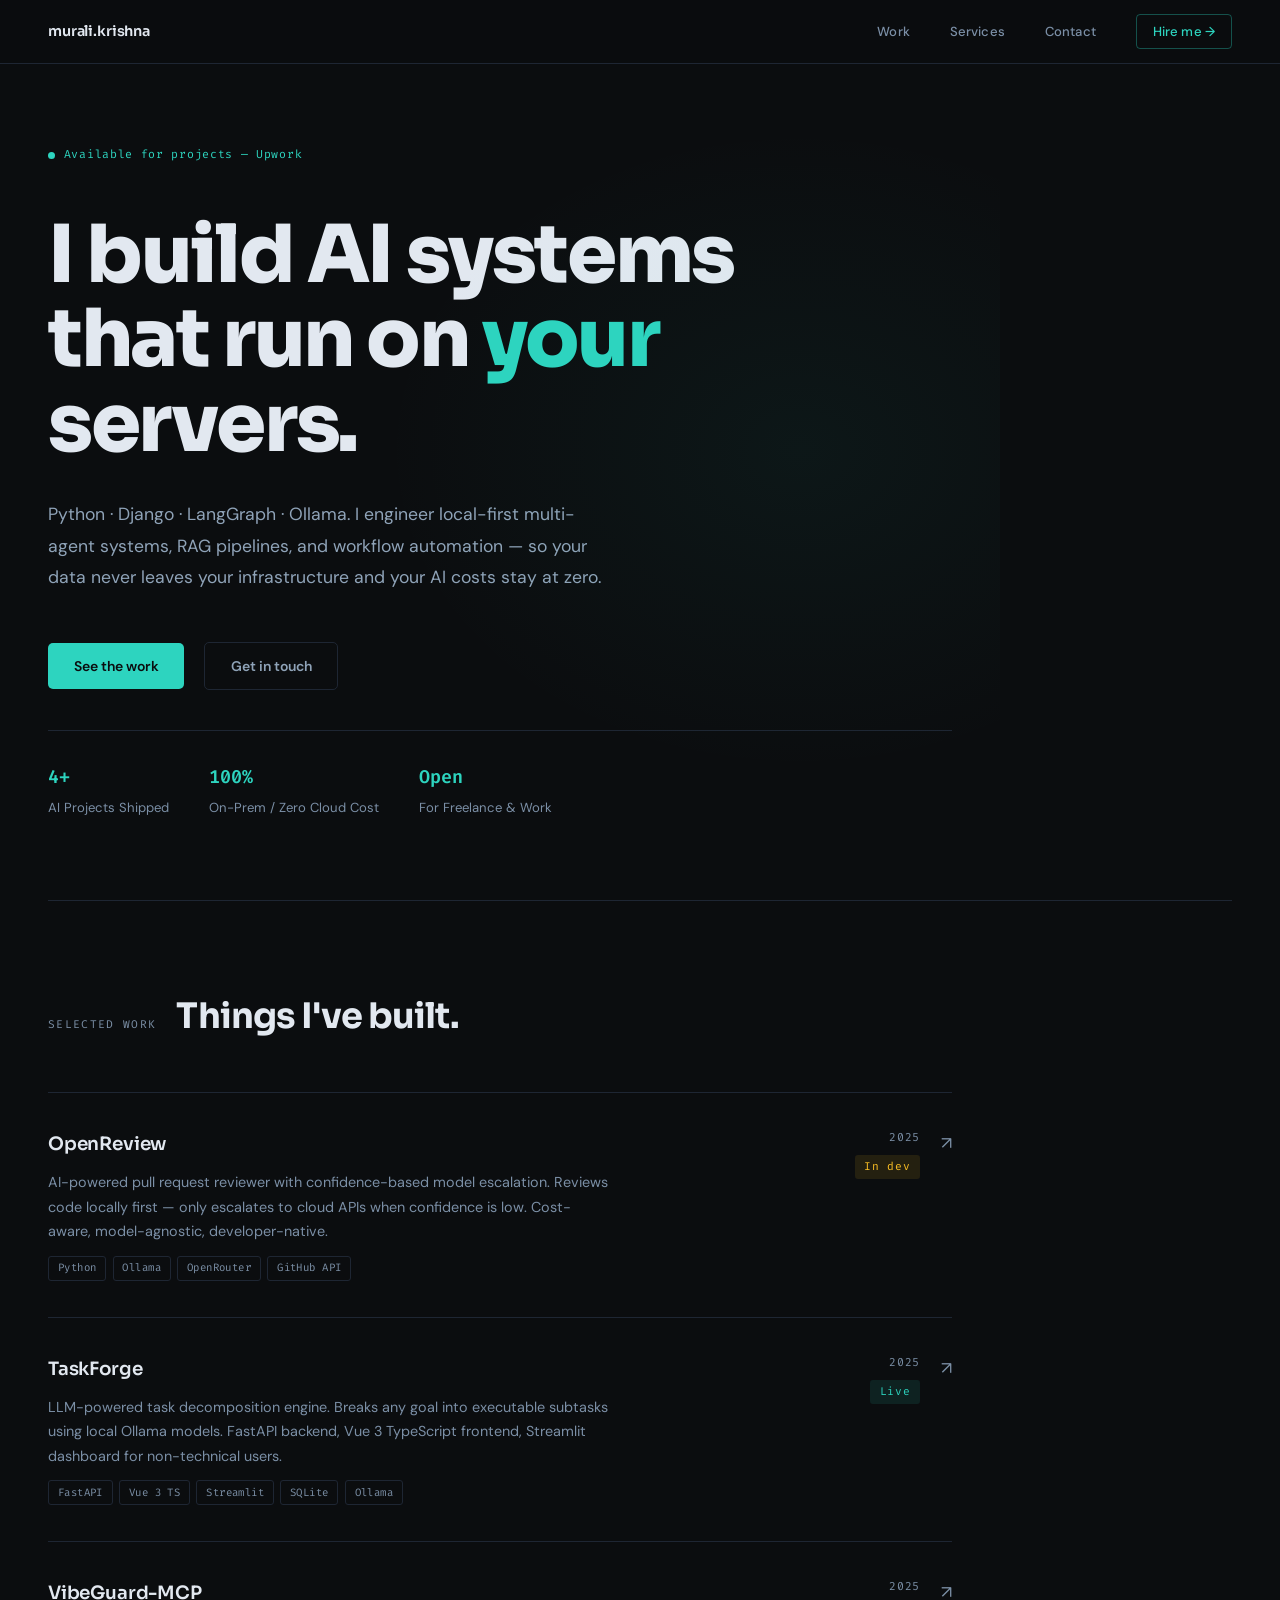
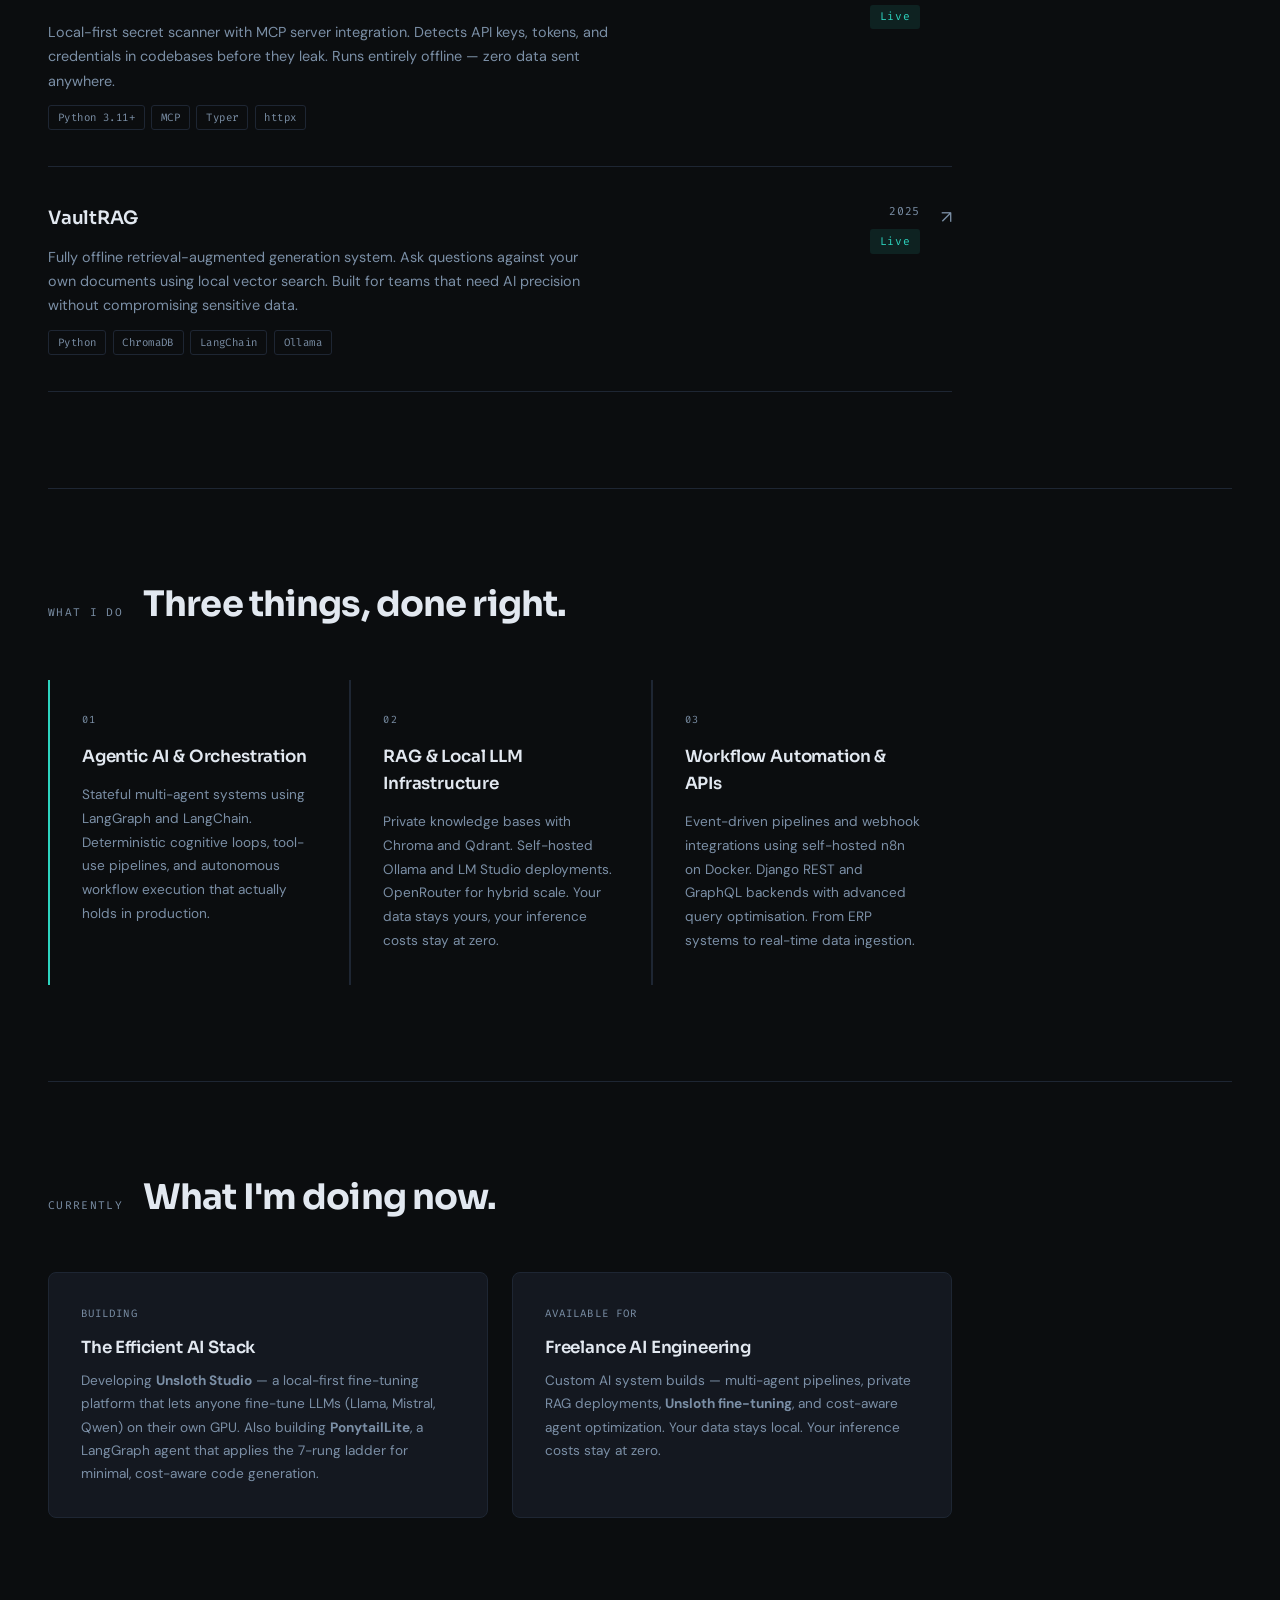
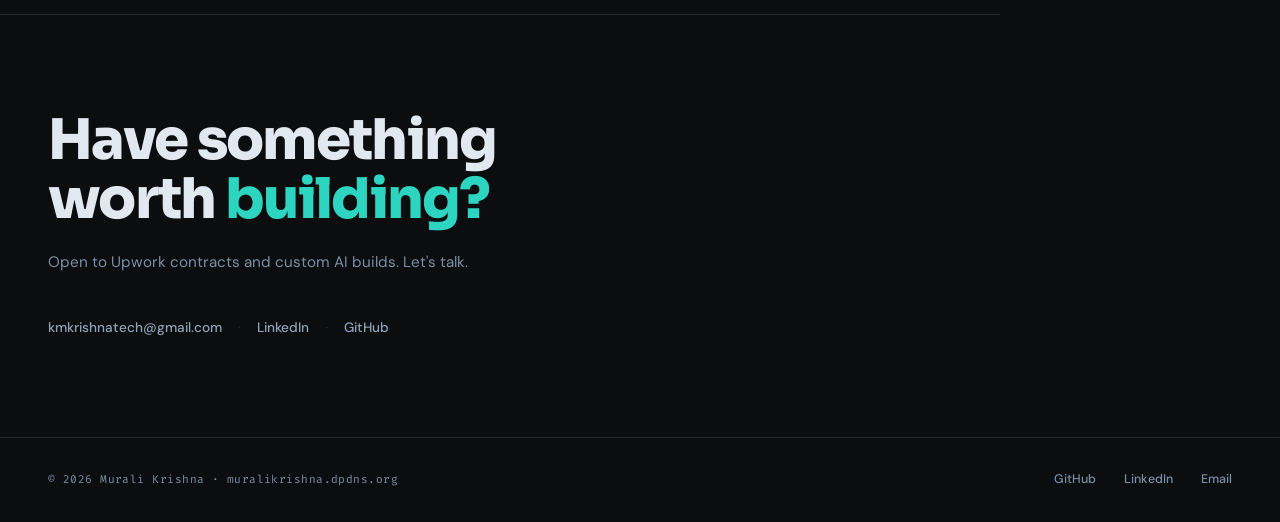
<file: index.html>
<!DOCTYPE html>
<html lang="en">
<head>
  <meta charset="UTF-8">
  <meta name="viewport" content="width=device-width, initial-scale=1.0">
  <title>Murali Krishna · AI Systems Engineer</title>
  <meta name="description" content="Python/Django engineer specialising in local-first AI, multi-agent orchestration, and RAG pipelines. Based in Hyderabad, India.">
  
  <!-- Open Graph / Social Media -->
  <meta property="og:title" content="Murali Krishna · AI Systems Engineer" />
  <meta property="og:description" content="Building local-first multi-agent AI systems, RAG pipelines, and zero-cost inference infrastructure." />
  <meta property="og:url" content="https://muralikrishna.dpdns.org" />
  <meta property="og:type" content="website" />
  <meta property="og:image" content="https://muralikrishna.dpdns.org/og-image.png" />

  <!-- Twitter Card -->
  <meta name="twitter:card" content="summary_large_image" />
  <meta name="twitter:title" content="Murali Krishna · AI Systems Engineer" />
  <meta name="twitter:description" content="Python/Django engineer specialising in local-first AI, multi-agent orchestration, and RAG pipelines." />

  <!-- Google Fonts -->
  <link rel="preconnect" href="https://fonts.googleapis.com">
  <link href="https://fonts.googleapis.com/css2?family=Sora:wght@300;400;500;600;700;800&family=DM+Sans:ital,wght@0,300;0,400;0,500;1,400&family=Fira+Code:wght@400;500&display=swap" rel="stylesheet">
  
  <!-- Favicon -->
  <link rel="icon" type="image/svg+xml" href="favicon.svg">

  <!-- Stylesheet -->
  <link rel="stylesheet" href="styles.css">

  <!-- JavaScript -->
  <script src="script.js" defer></script>
</head>
<body>

  <!-- ─── NAV ─── -->
  <nav>
    <span class="nav-name">murali.krishna</span>
    <div class="nav-right">
      <a href="#work">Work</a>
      <a href="#services">Services</a>
      <a href="#contact">Contact</a>
      <a href="https://linkedin.com/in/muralikrishnakuppala" target="_blank" rel="noopener noreferrer" class="nav-cta">Hire me →</a>
    </div>
  </nav>

  <!-- ─── HERO ─── -->
  <section class="hero" style="padding-top:64px;">
    <div class="hero-status">
      <span class="pulse"></span>
      Available for projects — Upwork
    </div>
    <h1>
      I build AI systems<br>
      that run on <em>your</em> servers.
    </h1>
    <p class="hero-sub">
      Python · Django · LangGraph · Ollama. I engineer local-first multi-agent 
      systems, RAG pipelines, and workflow automation — so your data never leaves 
      your infrastructure and your AI costs stay at zero.
    </p>
    <div class="hero-actions">
      <a href="#work" class="btn btn-solid">See the work</a>
      <a href="#contact" class="btn btn-outline">Get in touch</a>
    </div>

    <!-- Stats Bar -->
    <div class="hero-stats">
      <div class="stat-item">
        <span class="stat-value">4+</span>
        <span class="stat-label">AI Projects Shipped</span>
      </div>
      <div class="stat-item">
        <span class="stat-value">100%</span>
        <span class="stat-label">On-Prem / Zero Cloud Cost</span>
      </div>
      <div class="stat-item">
        <span class="stat-value">Open</span>
        <span class="stat-label">For Freelance &amp; Work</span>
      </div>
    </div>
  </section>

  <div class="divider"></div>

  <!-- ─── WORK ─── -->
  <section class="section" id="work">
    <div class="section-header">
      <span class="section-label">selected work</span>
      <h2 class="section-title">Things I've built.</h2>
    </div>

    <div class="projects-list">

      <a href="https://github.com/murali19980/OpenReview" target="_blank" rel="noopener noreferrer" class="project-row">
        <div class="project-left">
          <span class="project-name">OpenReview</span>
          <p class="project-desc">
            AI-powered pull request reviewer with confidence-based model escalation.
            Reviews code locally first — only escalates to cloud APIs when confidence is low.
            Cost-aware, model-agnostic, developer-native.
          </p>
          <div class="project-tags">
            <span class="tag">Python</span>
            <span class="tag">Ollama</span>
            <span class="tag">OpenRouter</span>
            <span class="tag">GitHub API</span>
          </div>
        </div>
        <div class="project-right">
          <span class="project-year">2025</span>
          <span class="project-status status-dev">In dev</span>
        </div>
      </a>

      <a href="https://github.com/murali19980/TaskForge" target="_blank" rel="noopener noreferrer" class="project-row">
        <div class="project-left">
          <span class="project-name">TaskForge</span>
          <p class="project-desc">
            LLM-powered task decomposition engine. Breaks any goal into executable subtasks 
            using local Ollama models. FastAPI backend, Vue 3 TypeScript frontend, 
            Streamlit dashboard for non-technical users.
          </p>
          <div class="project-tags">
            <span class="tag">FastAPI</span>
            <span class="tag">Vue 3 TS</span>
            <span class="tag">Streamlit</span>
            <span class="tag">SQLite</span>
            <span class="tag">Ollama</span>
          </div>
        </div>
        <div class="project-right">
          <span class="project-year">2025</span>
          <span class="project-status status-live">Live</span>
        </div>
      </a>

      <a href="https://github.com/murali19980/vibeguard-mcp" target="_blank" rel="noopener noreferrer" class="project-row">
        <div class="project-left">
          <span class="project-name">VibeGuard-MCP</span>
          <p class="project-desc">
            Local-first secret scanner with MCP server integration. Detects API keys, 
            tokens, and credentials in codebases before they leak. Runs entirely offline —
            zero data sent anywhere.
          </p>
          <div class="project-tags">
            <span class="tag">Python 3.11+</span>
            <span class="tag">MCP</span>
            <span class="tag">Typer</span>
            <span class="tag">httpx</span>
          </div>
        </div>
        <div class="project-right">
          <span class="project-year">2025</span>
          <span class="project-status status-live">Live</span>
        </div>
      </a>

      <a href="https://github.com/murali19980/VaultRAG" target="_blank" rel="noopener noreferrer" class="project-row">
        <div class="project-left">
          <span class="project-name">VaultRAG</span>
          <p class="project-desc">
            Fully offline retrieval-augmented generation system. Ask questions against 
            your own documents using local vector search. Built for teams that need 
            AI precision without compromising sensitive data.
          </p>
          <div class="project-tags">
            <span class="tag">Python</span>
            <span class="tag">ChromaDB</span>
            <span class="tag">LangChain</span>
            <span class="tag">Ollama</span>
          </div>
        </div>
        <div class="project-right">
          <span class="project-year">2025</span>
          <span class="project-status status-live">Live</span>
        </div>
      </a>

    </div>
  </section>

  <div class="divider"></div>

  <!-- ─── SERVICES ─── -->
  <section class="section" id="services">
    <div class="section-header">
      <span class="section-label">what I do</span>
      <h2 class="section-title">Three things, done right.</h2>
    </div>

    <div class="services-grid">

      <div class="service-item">
        <p class="service-num">01</p>
        <h3 class="service-name">Agentic AI &amp; Orchestration</h3>
        <p class="service-desc">
          Stateful multi-agent systems using LangGraph and LangChain. Deterministic 
          cognitive loops, tool-use pipelines, and autonomous workflow execution 
          that actually holds in production.
        </p>
      </div>

      <div class="service-item">
        <p class="service-num">02</p>
        <h3 class="service-name">RAG &amp; Local LLM Infrastructure</h3>
        <p class="service-desc">
          Private knowledge bases with Chroma and Qdrant. Self-hosted Ollama and 
          LM Studio deployments. OpenRouter for hybrid scale. Your data stays yours, 
          your inference costs stay at zero.
        </p>
      </div>

      <div class="service-item">
        <p class="service-num">03</p>
        <h3 class="service-name">Workflow Automation &amp; APIs</h3>
        <p class="service-desc">
          Event-driven pipelines and webhook integrations using self-hosted n8n on 
          Docker. Django REST and GraphQL backends with advanced query optimisation. 
          From ERP systems to real-time data ingestion.
        </p>
      </div>

    </div>
  </section>

  <div class="divider"></div>

  <!-- ─── CURRENTLY ─── -->
  <section class="section" id="currently">
    <div class="section-header">
      <span class="section-label">currently</span>
      <h2 class="section-title">What I'm doing now.</h2>
    </div>

    <div class="currently-grid">
      
      <!-- Card 1: Building -->
      <div class="current-card">
        <p class="current-card-label">Building</p>
        <h3 class="current-card-title">The Efficient AI Stack</h3>
        <p class="current-card-desc">
          Developing <strong>Unsloth Studio</strong> — a local-first fine-tuning platform that lets anyone fine-tune LLMs (Llama, Mistral, Qwen) on their own GPU. 
          Also building <strong>PonytailLite</strong>, a LangGraph agent that applies the 7-rung ladder for minimal, cost-aware code generation.
        </p>
      </div>
      
      <!-- Card 2: Available for -->
      <div class="current-card">
        <p class="current-card-label">Available for</p>
        <h3 class="current-card-title">Freelance AI Engineering</h3>
        <p class="current-card-desc">
          Custom AI system builds — multi-agent pipelines, private RAG deployments, 
          <strong>Unsloth fine-tuning</strong>, and cost-aware agent optimization. 
          Your data stays local. Your inference costs stay at zero.
        </p>
      </div>

    </div>
  </section>

  <!-- ─── CONTACT ─── -->
  <section class="contact-section" id="contact">
    <h2>Have something<br>worth <em>building?</em></h2>
    <p>
      Open to Upwork contracts and custom AI builds. Let's talk.
    </p>
    <div class="contact-links">
      <a href="mailto:kmkrishnatech@gmail.com" class="contact-link">kmkrishnatech@gmail.com</a>
      <span class="contact-sep">·</span>
      <a href="https://linkedin.com/in/muralikrishnakuppala" target="_blank" rel="noopener noreferrer" class="contact-link">LinkedIn</a>
      <span class="contact-sep">·</span>
      <a href="https://github.com/murali19980" target="_blank" rel="noopener noreferrer" class="contact-link">GitHub</a>
    </div>
  </section>

  <!-- ─── FOOTER ─── -->
  <footer>
    <span class="footer-left">© 2026 Murali Krishna · muralikrishna.dpdns.org</span>
    <div class="footer-right">
      <a href="https://github.com/murali19980" target="_blank" rel="noopener noreferrer">GitHub</a>
      <a href="https://linkedin.com/in/muralikrishnakuppala" target="_blank" rel="noopener noreferrer">LinkedIn</a>
      <a href="mailto:kmkrishnatech@gmail.com">Email</a>
    </div>
  </footer>

</body>
</html>
</file>
<file: styles.css>
/* ─── RESET ─────────────────────────────── */
*, *::before, *::after { box-sizing: border-box; margin: 0; padding: 0; }
html { scroll-behavior: smooth; font-size: 16px; }

/* ─── TOKENS ─────────────────────────────── */
:root {
  --black:   #0B0D0F;
  --surface: #141820;
  --line:    #1E2633;
  --text:    #E2E8F0;
  --muted:   #7B8FA6; /* Slightly brighter for WCAG accessibility contrast on black background */
  --subtle:  #8FA3B8;
  --teal:    #2DD4BF;
  --teal-dim:#1A9688;
}

/* ─── BASE ─────────────────────────────── */
body {
  background: var(--black);
  color: var(--text);
  font-family: 'DM Sans', sans-serif;
  font-weight: 400;
  line-height: 1.6;
  overflow-x: hidden;
}
a { color: inherit; text-decoration: none; }

/* ─── NAV ─────────────────────────────── */
nav {
  position: fixed; top: 0; left: 0; right: 0; z-index: 50;
  display: flex; align-items: center; justify-content: space-between;
  padding: 0 3rem;
  height: 64px;
  border-bottom: 1px solid var(--line);
  background: rgba(11,13,15,0.9);
  backdrop-filter: blur(16px);
}
.nav-name {
  font-family: 'Sora', sans-serif;
  font-size: 0.9rem;
  font-weight: 600;
  letter-spacing: -0.01em;
  color: var(--text);
}
.nav-right {
  display: flex; align-items: center; gap: 2.5rem;
}
.nav-right a {
  font-size: 0.82rem;
  color: var(--muted);
  font-weight: 500;
  transition: color 0.15s;
  letter-spacing: 0.01em;
}
.nav-right a:hover { color: var(--text); }
.nav-cta {
  font-size: 0.82rem !important;
  color: var(--teal) !important;
  border: 1px solid rgba(45,212,191,0.35);
  padding: 0.4rem 1rem;
  border-radius: 4px;
  transition: background 0.15s, color 0.15s !important;
}
.nav-cta:hover {
  background: rgba(45,212,191,0.1) !important;
  color: var(--teal) !important;
}

/* ─── HERO ─────────────────────────────── */
.hero {
  min-height: 100vh;
  display: flex; flex-direction: column; justify-content: center;
  padding: 0 3rem;
  max-width: 1000px;
  position: relative;
}
.hero-status {
  display: inline-flex; align-items: center; gap: 0.55rem;
  font-family: 'Fira Code', monospace;
  font-size: 0.72rem;
  color: var(--teal);
  margin-bottom: 3rem;
  letter-spacing: 0.06em;
}
.pulse {
  width: 7px; height: 7px;
  background: var(--teal);
  border-radius: 50%;
  animation: pulse 2.4s ease-in-out infinite;
}
@keyframes pulse {
  0%, 100% { opacity: 1; transform: scale(1); }
  50%       { opacity: 0.3; transform: scale(0.7); }
}

.hero h1 {
  font-family: 'Sora', sans-serif;
  font-size: clamp(2.6rem, 6.5vw, 5rem);
  font-weight: 800;
  line-height: 1.06;
  letter-spacing: -0.03em;
  margin-bottom: 2rem;
  max-width: 820px;
}
.hero h1 em {
  font-style: normal;
  color: var(--teal);
}

.hero-sub {
  font-size: clamp(0.95rem, 1.6vw, 1.1rem);
  color: var(--subtle);
  max-width: 560px;
  line-height: 1.8;
  margin-bottom: 3rem;
  font-weight: 400;
}

.hero-actions {
  display: flex; align-items: center; gap: 1.25rem; flex-wrap: wrap;
}
.btn {
  display: inline-flex; align-items: center; gap: 0.4rem;
  font-family: 'DM Sans', sans-serif;
  font-size: 0.875rem;
  font-weight: 600;
  padding: 0.75rem 1.6rem;
  border-radius: 5px;
  transition: all 0.15s;
  cursor: pointer;
  border: none;
}
.btn-solid {
  background: var(--teal);
  color: #0B0D0F;
}
.btn-solid:hover { background: #22b8a6; }
.btn-outline {
  background: transparent;
  color: var(--subtle);
  border: 1px solid var(--line);
}
.btn-outline:hover { border-color: var(--subtle); color: var(--text); }

/* grid noise overlay for texture */
.hero::before {
  content:'';
  position: absolute;
  inset: 0;
  background: radial-gradient(ellipse 70% 60% at 80% 50%, rgba(45,212,191,0.05) 0%, transparent 60%);
  pointer-events: none;
}

/* ─── HERO STATS ────────────────────────── */
.hero-stats {
  display: flex; gap: 2.5rem; margin-top: 2.5rem; flex-wrap: wrap;
  border-top: 1px solid var(--line); padding-top: 2rem;
}
.stat-item {
  display: flex; flex-direction: column; gap: 0.25rem;
}
.stat-value {
  font-family: 'Fira Code', monospace; color: var(--teal); font-weight: 600;
  font-size: 1.15rem;
}
.stat-label {
  color: var(--muted); font-size: 0.82rem;
}

/* ─── DIVIDER ─────────────────────────────── */
.divider {
  height: 1px;
  background: var(--line);
  margin: 0 3rem;
}

/* ─── SECTION ─────────────────────────────── */
.section {
  padding: 6rem 3rem;
  max-width: 1000px;
}
.section-header {
  display: flex; align-items: baseline; gap: 1.25rem;
  margin-bottom: 3.5rem;
}
.section-label {
  font-family: 'Fira Code', monospace;
  font-size: 0.7rem;
  color: var(--muted);
  letter-spacing: 0.12em;
  text-transform: uppercase;
  flex-shrink: 0;
}
.section-title {
  font-family: 'Sora', sans-serif;
  font-size: clamp(1.5rem, 3.5vw, 2.2rem);
  font-weight: 700;
  letter-spacing: -0.025em;
  line-height: 1.1;
}

/* ─── PROJECTS ─────────────────────────────── */
.projects-list { display: flex; flex-direction: column; gap: 0; }

.project-row {
  display: grid;
  grid-template-columns: 1fr auto;
  align-items: start;
  gap: 2rem;
  padding: 2.25rem 0;
  border-top: 1px solid var(--line);
  transition: background 0.15s;
  cursor: pointer;
  position: relative;
}
.project-row:last-child { border-bottom: 1px solid var(--line); }
.project-row::after {
  content: '↗';
  position: absolute;
  right: 0; top: 2.25rem;
  color: var(--muted);
  font-size: 1.1rem;
  transition: color 0.15s, transform 0.15s;
}
.project-row:hover::after { color: var(--teal); transform: translate(2px,-2px); }

.project-left { display: flex; flex-direction: column; gap: 0.75rem; }
.project-name {
  font-family: 'Sora', sans-serif;
  font-size: 1.15rem;
  font-weight: 600;
  letter-spacing: -0.01em;
  transition: color 0.15s;
}
.project-row:hover .project-name { color: var(--teal); }
.project-desc {
  font-size: 0.9rem;
  color: var(--muted);
  max-width: 560px;
  line-height: 1.7;
}
.project-tags {
  display: flex; flex-wrap: wrap; gap: 0.4rem;
}
.tag {
  font-family: 'Fira Code', monospace;
  font-size: 0.67rem;
  color: var(--muted);
  border: 1px solid var(--line);
  padding: 0.18rem 0.55rem;
  border-radius: 3px;
  letter-spacing: 0.04em;
}
.project-right {
  display: flex; flex-direction: column; align-items: flex-end; gap: 0.5rem;
  padding-right: 2rem;
}
.project-year {
  font-family: 'Fira Code', monospace;
  font-size: 0.72rem;
  color: var(--muted);
  letter-spacing: 0.06em;
}
.project-status {
  font-size: 0.7rem;
  font-family: 'Fira Code', monospace;
  padding: 0.2rem 0.6rem;
  border-radius: 3px;
  letter-spacing: 0.06em;
}
.status-live { background: rgba(45,212,191,0.1); color: var(--teal); }
.status-dev  { background: rgba(251,191,36,0.1); color: #FBBF24; }

/* ─── SERVICES ─────────────────────────────── */
.services-grid {
  display: grid;
  grid-template-columns: repeat(3, 1fr);
  gap: 0;
}
.service-item {
  padding: 2rem 2rem 2rem 0;
  border-left: 2px solid var(--line);
  padding-left: 2rem;
  transition: border-color 0.2s;
}
.service-item:first-child { border-left: 2px solid var(--teal); }
.service-item:hover { border-left-color: var(--teal); }
.service-num {
  font-family: 'Fira Code', monospace;
  font-size: 0.65rem;
  color: var(--muted);
  letter-spacing: 0.12em;
  margin-bottom: 1rem;
}
.service-name {
  font-family: 'Sora', sans-serif;
  font-size: 1.05rem;
  font-weight: 600;
  margin-bottom: 0.75rem;
  letter-spacing: -0.01em;
}
.service-desc {
  font-size: 0.85rem;
  color: var(--muted);
  line-height: 1.75;
}

/* ─── CURRENTLY ─────────────────────────────── */
.currently-grid {
  display: grid;
  grid-template-columns: 1fr 1fr;
  gap: 1.5rem;
}
.current-card {
  background: var(--surface);
  border: 1px solid var(--line);
  border-radius: 8px;
  padding: 2rem;
  transition: border-color 0.2s;
}
.current-card:hover { border-color: var(--teal); }
.current-card-label {
  font-family: 'Fira Code', monospace;
  font-size: 0.67rem;
  color: var(--muted);
  letter-spacing: 0.1em;
  text-transform: uppercase;
  margin-bottom: 0.75rem;
}
.current-card-title {
  font-family: 'Sora', sans-serif;
  font-size: 1.05rem;
  font-weight: 600;
  margin-bottom: 0.5rem;
  letter-spacing: -0.01em;
}
.current-card-desc {
  font-size: 0.85rem;
  color: var(--muted);
  line-height: 1.7;
}

/* ─── CONTACT ─────────────────────────────── */
.contact-section {
  padding: 6rem 3rem;
  max-width: 1000px;
  border-top: 1px solid var(--line);
}
.contact-section h2 {
  font-family: 'Sora', sans-serif;
  font-size: clamp(2rem, 5vw, 3.5rem);
  font-weight: 800;
  letter-spacing: -0.03em;
  line-height: 1.05;
  margin-bottom: 1.25rem;
}
.contact-section h2 em { font-style: normal; color: var(--teal); }
.contact-section p {
  font-size: 0.95rem;
  color: var(--muted);
  max-width: 480px;
  margin-bottom: 2.5rem;
  line-height: 1.75;
}
.contact-links {
  display: flex; gap: 1rem; flex-wrap: wrap; align-items: center;
}
.contact-link {
  font-size: 0.85rem;
  color: var(--subtle);
  font-weight: 500;
  transition: color 0.15s;
  display: flex; align-items: center; gap: 0.35rem;
}
.contact-link:hover { color: var(--teal); }
.contact-sep { color: var(--line); }

/* ─── FOOTER ─────────────────────────────── */
footer {
  border-top: 1px solid var(--line);
  padding: 2rem 3rem;
  display: flex; justify-content: space-between; align-items: center;
}
.footer-left {
  font-family: 'Fira Code', monospace;
  font-size: 0.7rem;
  color: var(--muted);
  letter-spacing: 0.04em;
}
.footer-right {
  display: flex; gap: 1.75rem;
}
.footer-right a {
  font-size: 0.78rem;
  color: var(--muted);
  transition: color 0.15s;
  font-weight: 500;
}
.footer-right a:hover { color: var(--text); }

/* ─── RESPONSIVE ─────────────────────────────── */
@media (max-width: 768px) {
  nav { padding: 0 1.5rem; }
  .nav-right { gap: 1.25rem; }
  .hero { padding: 0 1.5rem; }
  .divider { margin: 0 1.5rem; }
  .section { padding: 4rem 1.5rem; }
  .services-grid { grid-template-columns: 1fr; gap: 1.5rem; }
  .service-item { border-left: 2px solid var(--line); padding-left: 1.25rem; }
  .currently-grid { grid-template-columns: 1fr; }
  .project-right { display: none; }
  .contact-section { padding: 4rem 1.5rem; }
  footer { padding: 1.5rem; flex-direction: column; gap: 1rem; text-align: center; }
  .footer-right { justify-content: center; }
  .project-row { grid-template-columns: 1fr; }
}

@media (prefers-reduced-motion: reduce) {
  .pulse { animation: none; }
  * { transition: none !important; }
  .back-to-top { transition: none !important; }
}

/* ─── FADE IN ANIMATIONS ─────────────────── */
.fade-in-init {
  opacity: 0;
  transform: translateY(20px);
  transition: opacity 0.6s cubic-bezier(0.16, 1, 0.3, 1), transform 0.6s cubic-bezier(0.16, 1, 0.3, 1);
  transition-delay: var(--delay, 0s);
}

.fade-in-visible {
  opacity: 1;
  transform: translateY(0);
}

/* ─── BACK TO TOP ───────────────────────── */
.back-to-top {
  position: fixed; bottom: 2rem; right: 2rem;
  background: var(--teal); color: #0B0D0F;
  border: none; border-radius: 50%;
  width: 44px; height: 44px;
  font-size: 1.5rem; font-weight: bold;
  cursor: pointer; opacity: 0; pointer-events: none;
  transition: opacity 0.2s, transform 0.2s;
  z-index: 999;
  box-shadow: 0 4px 12px rgba(45,212,191,0.3);
  display: flex; align-items: center; justify-content: center;
}
.back-to-top.visible {
  opacity: 1; pointer-events: auto;
}
.back-to-top:hover {
  transform: translateY(-2px);
  background: #22b8a6;
}
</file>
